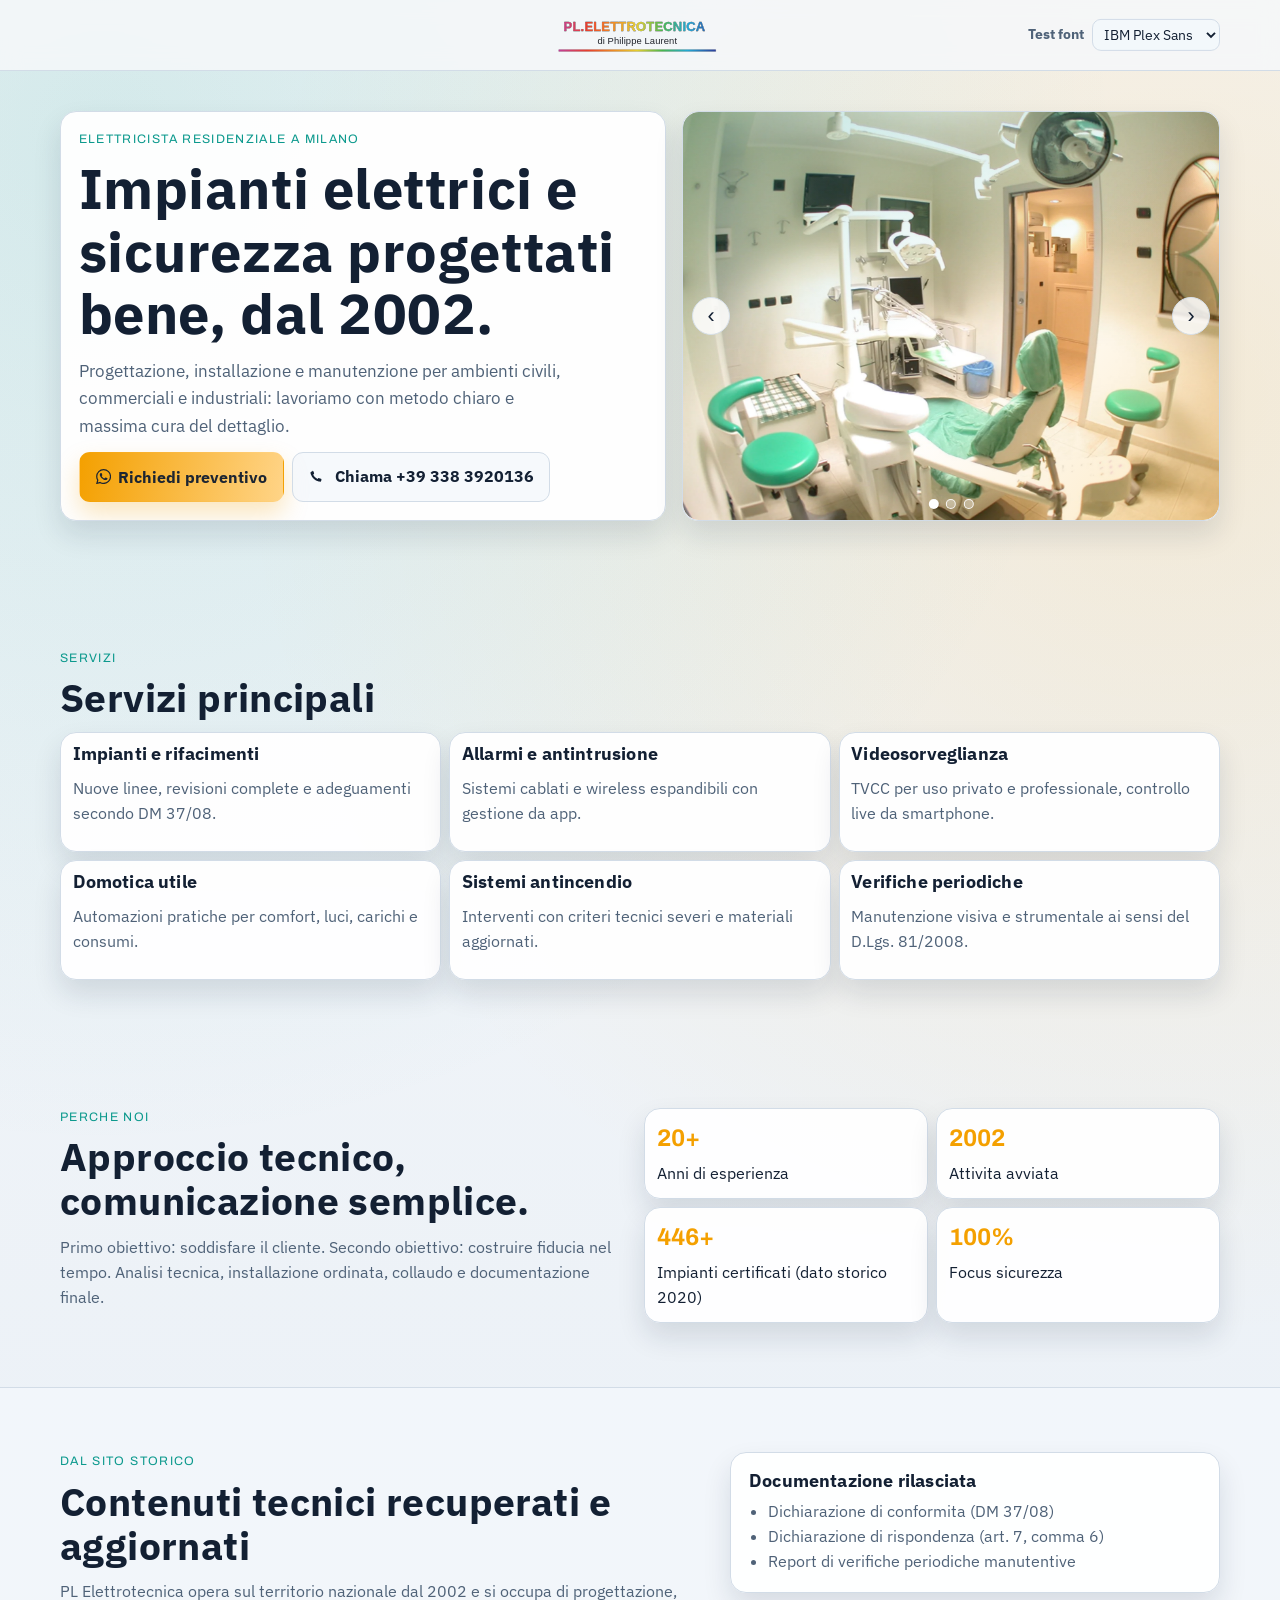
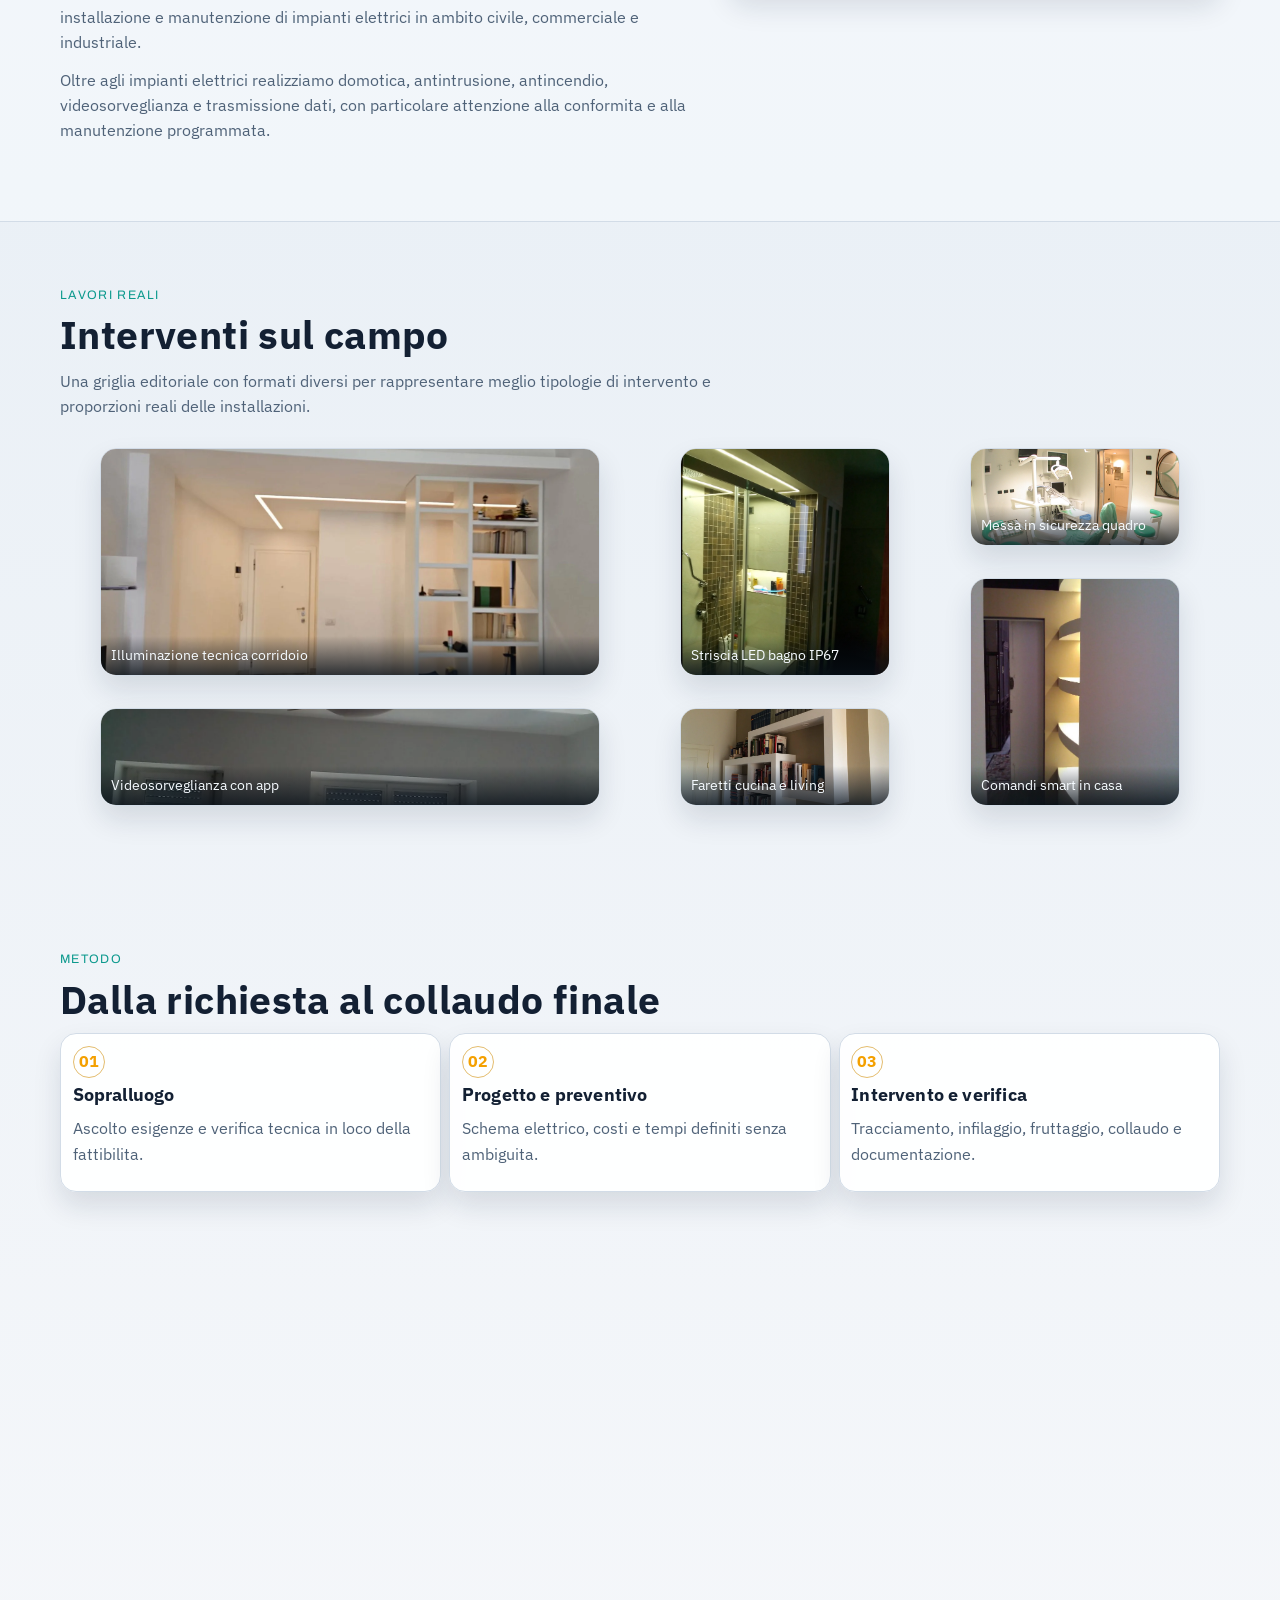
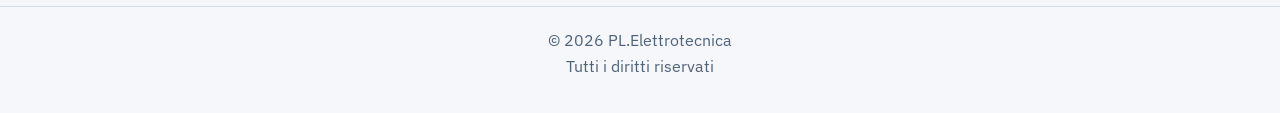
<file: index.html>
<!doctype html>
<html lang="it">
  <head>
    <meta charset="UTF-8" />
    <meta name="viewport" content="width=device-width, initial-scale=1.0" />
    <title>PL Elettrotecnica | Impianti Elettrici e Sicurezza dal 2002</title>
    <meta
      name="description"
      content="Impianti elettrici, domotica, antintrusione, antincendio e videosorveglianza. Dal 2002 installazione, manutenzione e verifiche periodiche su Milano e dintorni."
    />
    <meta property="og:title" content="PL Elettrotecnica | Impianti Elettrici e Sicurezza" />
    <meta
      property="og:description"
      content="Dal 2002 impianti elettrici e sistemi di sicurezza per casa, attivita e industria. Contattaci su WhatsApp, telefono o email."
    />
    <meta property="og:type" content="website" />
    <meta property="og:url" content="https://www.plelettrotecnica.it/" />
    <meta property="og:image" content="https://www.plelettrotecnica.it/assets/img/work-1.webp" />
    <meta name="theme-color" content="#0f1318" />
    <link rel="canonical" href="https://www.plelettrotecnica.it/" />
    <link rel="preconnect" href="https://fonts.googleapis.com" />
    <link rel="preconnect" href="https://fonts.gstatic.com" crossorigin />
    <link
      href="https://fonts.googleapis.com/css2?family=Archivo:wght@500;700;800&family=Barlow:wght@400;600;700&family=DM+Sans:wght@400;500;700&family=Figtree:wght@400;600;700;800&family=IBM+Plex+Sans:wght@400;500;700&family=Inter:wght@400;500;700&family=Kanit:wght@400;600;700&family=Lato:wght@400;700&family=Manrope:wght@400;600;700;800&family=Montserrat:wght@500;700&family=Mulish:wght@400;600;700&family=Nunito+Sans:wght@400;600;700;800&family=Outfit:wght@400;600;700&family=Poppins:wght@400;600;700&family=Space+Grotesk:wght@400;500;700&display=swap"
      rel="stylesheet"
    />
    <link rel="stylesheet" href="assets/css/style.css" />
    <script type="application/ld+json">
      {
        "@context": "https://schema.org",
        "@type": "LocalBusiness",
        "name": "PL Elettrotecnica",
        "url": "https://www.plelettrotecnica.it/",
        "telephone": "+39 338 3920136",
        "areaServed": "Milano e dintorni",
        "description": "Impianti elettrici civili, domotica e sistemi di sicurezza per abitazioni private.",
        "address": {
          "@type": "PostalAddress",
          "addressLocality": "Milano",
          "addressCountry": "IT"
        }
      }
    </script>
  </head>
  <body>
    <svg class="svg-defs" aria-hidden="true" focusable="false">
      <symbol id="ico-whatsapp" viewBox="0 0 16 16">
        <path
          d="M13.601 2.326A7.85 7.85 0 0 0 8.02.001a7.9 7.9 0 0 0-7.9 7.902 7.9 7.9 0 0 0 1.07 3.962L0 16l4.244-1.112a7.9 7.9 0 0 0 3.772.965h.003a7.9 7.9 0 0 0 7.9-7.902 7.84 7.84 0 0 0-2.318-5.625zM8.02 14.521a6.6 6.6 0 0 1-3.35-.92l-.24-.143-2.518.66.672-2.455-.156-.252a6.57 6.57 0 0 1-1.01-3.508 6.6 6.6 0 0 1 6.604-6.604 6.56 6.56 0 0 1 4.688 1.951 6.56 6.56 0 0 1 1.942 4.701 6.6 6.6 0 0 1-6.604 6.57zm3.619-4.934c-.197-.099-1.17-.578-1.353-.644-.182-.066-.315-.099-.446.1-.132.198-.512.643-.629.776-.116.132-.232.149-.43.05-.198-.1-.837-.308-1.594-.982-.588-.525-.985-1.173-1.1-1.371-.116-.198-.013-.305.086-.404.09-.09.198-.232.297-.347.099-.116.132-.198.198-.33.066-.133.033-.248-.017-.347-.05-.099-.446-1.076-.611-1.473-.161-.387-.325-.334-.446-.34-.116-.006-.248-.007-.38-.007s-.347.05-.529.248c-.182.199-.694.678-.694 1.654 0 .975.711 1.917.81 2.05.099.132 1.4 2.138 3.393 2.997.474.205.844.327 1.132.418.476.152.91.131 1.253.08.382-.057 1.17-.478 1.336-.94.165-.462.165-.858.116-.94-.05-.083-.182-.133-.38-.232z"
        />
      </symbol>
      <symbol id="ico-email" viewBox="0 0 24 24">
        <path
          d="M3 6.75a2.25 2.25 0 0 1 2.25-2.25h13.5A2.25 2.25 0 0 1 21 6.75v10.5a2.25 2.25 0 0 1-2.25 2.25H5.25A2.25 2.25 0 0 1 3 17.25V6.75zm2.08-.75 6.92 5.32L18.92 6H5.08zm13.42 1.21-6.04 4.64a.75.75 0 0 1-.92 0L5.5 7.21v10.04c0 .41.34.75.75.75h11.5c.41 0 .75-.34.75-.75V7.21z"
        />
      </symbol>
      <symbol id="ico-phone" viewBox="0 0 24 24">
        <path
          d="M7.01 2.75c.62-.15 1.24.18 1.47.77l1.1 2.84c.2.52.07 1.1-.33 1.49L8.17 8.93a14.9 14.9 0 0 0 6.9 6.9l1.08-1.08c.39-.4.97-.53 1.49-.33l2.84 1.1c.59.23.92.85.77 1.47l-.48 2.01c-.14.57-.64.98-1.23.99-.85.03-1.71-.06-2.55-.24A18.5 18.5 0 0 1 4.24 7.99 10.8 10.8 0 0 1 4 5.44c.01-.59.42-1.09.99-1.23l2.02-.46z"
        />
      </symbol>
    </svg>

    <a class="skip-link" href="#contenuto">Vai al contenuto principale</a>

    <header class="site-header" id="top">
      <div class="container nav-wrap">
        <a href="#top" class="logo" aria-label="PL Elettrotecnica home">
          <picture>
            <source srcset="assets/img/logo-dark.svg" media="(prefers-color-scheme: dark)" />
            <img src="assets/img/logo.svg" alt="PL Elettrotecnica" fetchpriority="high" />
          </picture>
        </a>
        <div class="font-tester appbar-font-tester">
          <label for="fontPicker">Test font</label>
          <select id="fontPicker" aria-label="Seleziona font per test">
            <option value="'Nunito Sans', 'Segoe UI', sans-serif">Nunito Sans</option>
            <option value="'Archivo', 'Segoe UI', sans-serif">Archivo</option>
            <option value="'Inter', 'Segoe UI', sans-serif">Inter</option>
            <option value="'Manrope', 'Segoe UI', sans-serif">Manrope</option>
            <option value="'DM Sans', 'Segoe UI', sans-serif">DM Sans</option>
            <option value="'Figtree', 'Segoe UI', sans-serif">Figtree</option>
            <option value="'IBM Plex Sans', 'Segoe UI', sans-serif" selected>IBM Plex Sans</option>
            <option value="'Poppins', 'Segoe UI', sans-serif">Poppins</option>
            <option value="'Montserrat', 'Segoe UI', sans-serif">Montserrat</option>
            <option value="'Mulish', 'Segoe UI', sans-serif">Mulish</option>
            <option value="'Outfit', 'Segoe UI', sans-serif">Outfit</option>
            <option value="'Space Grotesk', 'Segoe UI', sans-serif">Space Grotesk</option>
            <option value="'Kanit', 'Segoe UI', sans-serif">Kanit</option>
            <option value="'Lato', 'Segoe UI', sans-serif">Lato</option>
            <option value="'Barlow', 'Segoe UI', sans-serif">Barlow</option>
          </select>
        </div>
      </div>
    </header>

    <main id="contenuto">
      <section class="hero section">
        <div class="container hero-grid">
          <div class="hero-copy reveal">
            <p class="eyebrow">Elettricista residenziale a Milano</p>
            <h1>Impianti elettrici e sicurezza progettati bene, dal 2002.</h1>
            <p class="lead">
              Progettazione, installazione e manutenzione per ambienti civili, commerciali e industriali:
              lavoriamo con metodo chiaro e massima cura del dettaglio.
            </p>
            <div class="cta-row">
              <a
                class="btn btn-primary"
                href="https://wa.me/393383920136?text=Ciao%20PL%20Elettrotecnica%2C%20vorrei%20un%20preventivo."
                target="_blank"
                rel="noopener"
              >
                <svg class="icon-whatsapp" aria-hidden="true"><use href="#ico-whatsapp" /></svg>
                Richiedi preventivo
              </a>
              <a class="contact-link contact-link-box" href="tel:+393383920136">
                <svg class="icon-inline" aria-hidden="true"><use href="#ico-phone" /></svg>
                Chiama +39 338 3920136
              </a>
            </div>
          </div>

          <div class="hero-visual reveal">
            <div class="hero-carousel" aria-roledescription="carousel" aria-label="Lavori PL Elettrotecnica">
              <figure class="hero-slide is-active" data-slide>
                <img src="assets/img/work-3.webp" alt="Quadro elettrico in manutenzione" loading="eager" fetchpriority="high" />
              </figure>
              <figure class="hero-slide" data-slide>
                <img src="assets/img/work-1.webp" alt="Illuminazione tecnica in corridoio residenziale" loading="lazy" />
              </figure>
              <figure class="hero-slide" data-slide>
                <img src="assets/img/work-4.webp" alt="Sistema di videosorveglianza per villetta" loading="lazy" />
              </figure>
              <button class="carousel-control prev" type="button" data-carousel-prev aria-label="Foto precedente">‹</button>
              <button class="carousel-control next" type="button" data-carousel-next aria-label="Foto successiva">›</button>
              <div class="carousel-dots" aria-label="Seleziona foto">
                <button class="carousel-dot is-active" type="button" data-carousel-dot="0" aria-label="Vai alla foto 1" aria-current="true"></button>
                <button class="carousel-dot" type="button" data-carousel-dot="1" aria-label="Vai alla foto 2"></button>
                <button class="carousel-dot" type="button" data-carousel-dot="2" aria-label="Vai alla foto 3"></button>
              </div>
            </div>
          </div>
        </div>
      </section>

      <section class="section" id="servizi">
        <div class="container">
          <p class="eyebrow reveal">Servizi</p>
          <h2 class="reveal">Servizi principali</h2>
          <div class="services-grid">
            <article class="service-card reveal">
              <h3>Impianti e rifacimenti</h3>
              <p>Nuove linee, revisioni complete e adeguamenti secondo DM 37/08.</p>
            </article>
            <article class="service-card reveal">
              <h3>Allarmi e antintrusione</h3>
              <p>Sistemi cablati e wireless espandibili con gestione da app.</p>
            </article>
            <article class="service-card reveal">
              <h3>Videosorveglianza</h3>
              <p>TVCC per uso privato e professionale, controllo live da smartphone.</p>
            </article>
            <article class="service-card reveal">
              <h3>Domotica utile</h3>
              <p>Automazioni pratiche per comfort, luci, carichi e consumi.</p>
            </article>
            <article class="service-card reveal">
              <h3>Sistemi antincendio</h3>
              <p>Interventi con criteri tecnici severi e materiali aggiornati.</p>
            </article>
            <article class="service-card reveal">
              <h3>Verifiche periodiche</h3>
              <p>Manutenzione visiva e strumentale ai sensi del D.Lgs. 81/2008.</p>
            </article>
          </div>
        </div>
      </section>

      <section class="section" id="perche-noi">
        <div class="container trust-wrap">
          <div class="reveal">
            <p class="eyebrow">Perche noi</p>
            <h2>Approccio tecnico, comunicazione semplice.</h2>
            <p>
              Primo obiettivo: soddisfare il cliente. Secondo obiettivo: costruire fiducia nel tempo.
              Analisi tecnica, installazione ordinata, collaudo e documentazione finale.
            </p>
          </div>
          <div class="stats-grid">
            <div class="stat reveal"><strong>20+</strong><span>Anni di esperienza</span></div>
            <div class="stat reveal"><strong>2002</strong><span>Attivita avviata</span></div>
            <div class="stat reveal"><strong>446+</strong><span>Impianti certificati (dato storico 2020)</span></div>
            <div class="stat reveal"><strong>100%</strong><span>Focus sicurezza</span></div>
          </div>
        </div>
      </section>

      <section class="section section-alt" id="storia">
        <div class="container legacy-wrap">
          <div class="legacy-copy reveal">
            <p class="eyebrow">Dal sito storico</p>
            <h2>Contenuti tecnici recuperati e aggiornati</h2>
            <p>
              PL Elettrotecnica opera sul territorio nazionale dal 2002 e si occupa di progettazione,
              installazione e manutenzione di impianti elettrici in ambito civile, commerciale e industriale.
            </p>
            <p>
              Oltre agli impianti elettrici realizziamo domotica, antintrusione, antincendio, videosorveglianza
              e trasmissione dati, con particolare attenzione alla conformita e alla manutenzione programmata.
            </p>
          </div>
          <div class="legacy-list reveal">
            <h3>Documentazione rilasciata</h3>
            <ul>
              <li>Dichiarazione di conformita (DM 37/08)</li>
              <li>Dichiarazione di rispondenza (art. 7, comma 6)</li>
              <li>Report di verifiche periodiche manutentive</li>
            </ul>
          </div>
        </div>
      </section>

      <section class="section" id="lavori">
        <div class="container">
          <p class="eyebrow reveal">Lavori reali</p>
          <h2 class="reveal">Interventi sul campo</h2>
          <p class="section-intro reveal">
            Una griglia editoriale con formati diversi per rappresentare meglio tipologie di intervento e
            proporzioni reali delle installazioni.
          </p>
          <div class="work-grid work-grid-mosaic">
            <figure class="work-item work-slot-1 reveal">
              <img src="assets/img/work-1.webp" alt="Illuminazione tecnica corridoio" loading="lazy" />
              <figcaption>Illuminazione tecnica corridoio</figcaption>
            </figure>
            <figure class="work-item work-slot-2 reveal">
              <img src="assets/img/work-2.webp" alt="Striscia LED bagno" loading="lazy" />
              <figcaption>Striscia LED bagno IP67</figcaption>
            </figure>
            <figure class="work-item work-slot-3 reveal">
              <img src="assets/img/work-3.webp" alt="Messa in sicurezza quadro elettrico" loading="lazy" />
              <figcaption>Messa in sicurezza quadro</figcaption>
            </figure>
            <figure class="work-item work-slot-4 reveal">
              <img src="assets/img/work-4.webp" alt="Videosorveglianza villetta" loading="lazy" />
              <figcaption>Videosorveglianza con app</figcaption>
            </figure>
            <figure class="work-item work-slot-5 reveal">
              <img src="assets/img/work-5.webp" alt="Comandi smart in casa" loading="lazy" />
              <figcaption>Comandi smart in casa</figcaption>
            </figure>
            <figure class="work-item work-slot-6 reveal">
              <img src="assets/img/work-6.webp" alt="Faretti cucina e living" loading="lazy" />
              <figcaption>Faretti cucina e living</figcaption>
            </figure>
          </div>
        </div>
      </section>

      <section class="section" id="processo">
        <div class="container">
          <p class="eyebrow reveal">Metodo</p>
          <h2 class="reveal">Dalla richiesta al collaudo finale</h2>
          <div class="steps-grid">
            <article class="step reveal">
              <span>01</span>
              <h3>Sopralluogo</h3>
              <p>Ascolto esigenze e verifica tecnica in loco della fattibilita.</p>
            </article>
            <article class="step reveal">
              <span>02</span>
              <h3>Progetto e preventivo</h3>
              <p>Schema elettrico, costi e tempi definiti senza ambiguita.</p>
            </article>
            <article class="step reveal">
              <span>03</span>
              <h3>Intervento e verifica</h3>
              <p>Tracciamento, infilaggio, fruttaggio, collaudo e documentazione.</p>
            </article>
          </div>
        </div>
      </section>

      <section class="section contact-section" id="contatti">
        <div class="container contact-card reveal">
          <p class="eyebrow">Contatti</p>
          <h2>Parliamo del tuo impianto</h2>
          <p>WhatsApp, telefono o email: risposta rapida e concreta.</p>
          <div class="contact-actions">
            <a
              class="btn btn-primary"
              href="https://wa.me/393383920136?text=Ciao%20PL%20Elettrotecnica%2C%20vorrei%20un%20preventivo."
              target="_blank"
              rel="noopener"
            >
              <svg class="icon-whatsapp" aria-hidden="true"><use href="#ico-whatsapp" /></svg>
              WhatsApp
            </a>
            <a class="contact-link contact-link-box" href="tel:+393383920136">
              <svg class="icon-inline" aria-hidden="true"><use href="#ico-phone" /></svg>
              +39 338 3920136
            </a>
            <a class="btn btn-secondary" href="mailto:info@plelettrotecnica.it">
              <svg class="icon-inline" aria-hidden="true"><use href="#ico-email" /></svg>
              Scrivi
            </a>
          </div>
        </div>
      </section>
    </main>

    <footer class="site-footer">
      <div class="container footer-wrap">
        <p>© 2026 PL.Elettrotecnica<br />Tutti i diritti riservati</p>
      </div>
    </footer>

    <script src="assets/js/main.js" defer></script>
  </body>
</html>
</file>
<file: assets/css/style.css>
:root {
  --bg: #f5f7fa;
  --bg-alt: #eaf0f6;
  --surface: #ffffff;
  --surface-soft: #f4f8fc;
  --text: #132033;
  --muted: #4f6278;
  --line: #d2dce7;
  --accent: #f4a000;
  --accent-2: #0c998d;
  --shadow: 0 14px 28px rgba(17, 32, 54, 0.12);
  --radius: 16px;
}

@media (prefers-color-scheme: dark) {
  :root {
    --bg: #0c1219;
    --bg-alt: #0f1924;
    --surface: #121f2b;
    --surface-soft: #152534;
    --text: #e9f0f8;
    --muted: #a4b5c8;
    --line: #2a3b4e;
    --accent: #ffba3d;
    --accent-2: #47d3bf;
    --shadow: 0 16px 30px rgba(0, 0, 0, 0.34);
  }
}

* {
  box-sizing: border-box;
}

html,
body {
  margin: 0;
  padding: 0;
}

body {
  font-family: var(--font-ui, "Nunito Sans", "Segoe UI", sans-serif);
  color: var(--text);
  line-height: 1.58;
  background:
    radial-gradient(circle at 8% 4%, color-mix(in srgb, var(--accent-2) 14%, transparent), transparent 30%),
    radial-gradient(circle at 92% 12%, color-mix(in srgb, var(--accent) 14%, transparent), transparent 30%),
    linear-gradient(180deg, var(--bg), var(--bg-alt) 54%, var(--bg));
}

a {
  color: inherit;
  text-decoration: none;
}

img {
  max-width: 100%;
  display: block;
}

.svg-defs {
  position: absolute;
  width: 0;
  height: 0;
  overflow: hidden;
}

.container {
  width: min(1160px, 92vw);
  margin-inline: auto;
}

.skip-link {
  position: absolute;
  left: -9999px;
}

.skip-link:focus {
  left: 0.75rem;
  top: 0.75rem;
  z-index: 1000;
  background: #fff;
  color: #000;
  padding: 0.5rem 0.75rem;
}

.site-header {
  position: sticky;
  top: 0;
  z-index: 30;
  border-bottom: 1px solid var(--line);
  backdrop-filter: blur(10px);
  background: color-mix(in srgb, var(--bg) 88%, transparent);
}

.nav-wrap {
  position: relative;
  min-height: 70px;
  display: flex;
  align-items: center;
  justify-content: center;
  gap: 0.8rem;
}

.logo {
  display: inline-flex;
  align-items: center;
}

.logo img {
  height: 44px;
  width: auto;
  max-width: min(300px, 56vw);
}

.main-nav {
  display: flex;
  gap: 1.1rem;
  align-items: center;
}

.main-nav a {
  color: var(--muted);
  font-weight: 800;
  font-size: 0.96rem;
  transition: color 160ms ease;
}

.main-nav a:hover,
.main-nav a:focus-visible {
  color: var(--text);
}

.menu-toggle {
  display: none;
  border: 1px solid var(--line);
  border-radius: 10px;
  padding: 0.48rem 0.7rem;
  background: transparent;
  color: var(--text);
  font: inherit;
}

.section {
  padding: 4rem 0;
}

.section-alt {
  background: color-mix(in srgb, var(--surface-soft) 74%, transparent);
  border-block: 1px solid var(--line);
}

.hero {
  padding-top: 2.5rem;
}

.hero-grid {
  display: grid;
  grid-template-columns: 1.06fr 0.94fr;
  gap: 1rem;
  align-items: stretch;
}

.eyebrow {
  font-family: "Archivo", sans-serif;
  text-transform: uppercase;
  letter-spacing: 0.11em;
  color: var(--accent-2);
  font-size: 0.77rem;
  margin: 0 0 0.5rem;
}

h1,
h2,
h3 {
  font-family: var(--font-ui, "Archivo", "Segoe UI", sans-serif);
  line-height: 1.12;
  letter-spacing: 0.01em;
  margin: 0 0 0.74rem;
  color: var(--text);
}

h1 {
  font-size: clamp(2rem, 4.8vw, 3.5rem);
}

h2 {
  font-size: clamp(1.6rem, 3.5vw, 2.45rem);
}

h3 {
  font-size: 1.1rem;
}

p {
  margin: 0 0 0.8rem;
  color: var(--muted);
}

.lead {
  max-width: 50ch;
  font-size: 1.08rem;
}

.hero-copy,
.hero-visual,
.service-card,
.stat,
.work-item,
.step,
.faq-list,
.contact-card,
.legal-card,
.legacy-list {
  border: 1px solid var(--line);
  border-radius: var(--radius);
  background: color-mix(in srgb, var(--surface) 96%, transparent);
  box-shadow: var(--shadow);
}

.hero-copy,
.hero-visual,
.contact-card,
.legacy-list,
.legal-card {
  padding: 1.1rem;
}

.hero-copy {
  position: relative;
  overflow: hidden;
}

.hero-copy::before {
  content: none;
}

.cta-row,
.contact-actions {
  display: flex;
  flex-wrap: wrap;
  gap: 0.5rem;
  margin-top: 0.72rem;
}

.btn {
  display: inline-flex;
  align-items: center;
  justify-content: center;
  line-height: 1;
  padding: 0.8rem 1rem;
  border-radius: 11px;
  border: 1px solid transparent;
  font-weight: 800;
  transition: transform 150ms ease, box-shadow 150ms ease;
}

.btn:hover,
.btn:focus-visible {
  transform: translateY(-2px);
}

.btn-primary {
  color: #1c2532;
  background: linear-gradient(100deg, var(--accent), #ffd487);
  box-shadow: 0 12px 24px rgba(244, 160, 0, 0.25);
}

.btn-secondary {
  border-color: var(--line);
  color: var(--text);
  background: color-mix(in srgb, var(--surface-soft) 82%, transparent);
}

.font-tester {
  margin-top: 0.55rem;
  display: inline-flex;
  align-items: center;
  gap: 0.45rem;
}

.appbar-font-tester {
  margin-top: 0;
  position: absolute;
  right: 0;
  top: 50%;
  transform: translateY(-50%);
}

.font-tester label {
  margin: 0;
  color: var(--muted);
  font-size: 0.86rem;
  font-weight: 700;
}

.font-tester select {
  border: 1px solid var(--line);
  border-radius: 9px;
  padding: 0.32rem 0.48rem;
  background: color-mix(in srgb, var(--surface-soft) 86%, transparent);
  color: var(--text);
  font: inherit;
  font-size: 0.86rem;
}

.hero-visual {
  position: relative;
  min-height: 290px;
  padding: 0;
  overflow: hidden;
}

.hero-carousel {
  position: relative;
  height: 100%;
  min-height: 290px;
  overflow: hidden;
  border-radius: inherit;
}

.hero-slide {
  position: absolute;
  inset: 0;
  margin: 0;
  opacity: 0;
  visibility: hidden;
  transition: opacity 420ms ease;
}

.hero-slide:first-child,
.hero-slide.is-active {
  opacity: 1;
  visibility: visible;
}

.hero-slide img {
  width: 100%;
  height: 100%;
  min-height: 290px;
  object-fit: cover;
}

.hero-carousel::after {
  content: "";
  position: absolute;
  inset: 0;
  pointer-events: none;
  background:
    linear-gradient(160deg, color-mix(in srgb, var(--accent-2) 24%, transparent), transparent 50%),
    linear-gradient(310deg, color-mix(in srgb, var(--accent) 26%, transparent), transparent 44%);
}

.carousel-control {
  position: absolute;
  top: 50%;
  transform: translateY(-50%);
  z-index: 3;
  width: 38px;
  height: 38px;
  border: 1px solid color-mix(in srgb, var(--line) 86%, white);
  border-radius: 999px;
  background: color-mix(in srgb, var(--surface) 85%, transparent);
  color: var(--text);
  font-size: 1.35rem;
  line-height: 1;
  cursor: pointer;
}

.carousel-control.prev {
  left: 0.55rem;
}

.carousel-control.next {
  right: 0.55rem;
}

.carousel-control:hover,
.carousel-control:focus-visible {
  background: var(--surface);
}

.carousel-dots {
  position: absolute;
  left: 50%;
  bottom: 0.65rem;
  transform: translateX(-50%);
  z-index: 3;
  display: flex;
  gap: 0.45rem;
}

.carousel-dot {
  width: 10px;
  height: 10px;
  padding: 0;
  border-radius: 999px;
  border: 1px solid color-mix(in srgb, var(--surface) 90%, transparent);
  background: color-mix(in srgb, var(--surface) 30%, transparent);
  cursor: pointer;
}

.carousel-dot.is-active {
  background: var(--surface);
}

.services-grid,
.work-grid,
.steps-grid {
  margin-top: 0.72rem;
  display: grid;
  gap: 0.5rem;
}

.services-grid {
  grid-template-columns: repeat(3, minmax(0, 1fr));
}

.service-card,
.step,
.stat {
  padding: 0.72rem;
}

.trust-wrap {
  display: grid;
  grid-template-columns: 1fr 1fr;
  gap: 0.5rem;
}

.stats-grid {
  display: grid;
  grid-template-columns: 1fr 1fr;
  gap: 0.5rem;
}

.stat strong {
  display: block;
  color: var(--accent);
  font-family: "Archivo", sans-serif;
  font-size: 1.5rem;
  margin-bottom: 0.18rem;
}

.legacy-wrap {
  display: grid;
  grid-template-columns: 1.15fr 0.85fr;
  gap: 0.5rem;
  align-items: start;
}

.legacy-list h3 {
  margin-bottom: 0.5rem;
}

.legacy-list ul {
  margin: 0;
  padding-left: 1.2rem;
  color: var(--muted);
}

.section-intro {
  max-width: 72ch;
}

.work-grid-mosaic {
  grid-template-columns: repeat(4, minmax(0, 1fr));
  grid-template-rows: repeat(3, 130px);
  grid-template-areas:
    "w1 w1 w2 w3"
    "w1 w1 w2 w5"
    "w4 w4 w6 w5";
  gap: 0;
}

.work-item {
  overflow: hidden;
  position: relative;
  min-height: 0;
}

.work-item img {
  width: 100%;
  height: 100%;
  object-fit: cover;
  transition: transform 260ms ease;
}

.work-item:hover img,
.work-item:focus-within img {
  transform: scale(1.045);
}

.work-item figcaption {
  position: absolute;
  inset: auto 0 0 0;
  margin: 0;
  padding: 0.52rem 0.62rem;
  font-size: 0.87rem;
  color: #f6fbff;
  background: linear-gradient(180deg, transparent, rgba(8, 16, 24, 0.78));
}

.work-slot-1 { grid-area: w1; }
.work-slot-2 { grid-area: w2; }
.work-slot-3 { grid-area: w3; }
.work-slot-4 { grid-area: w4; }
.work-slot-5 { grid-area: w5; }
.work-slot-6 { grid-area: w6; }

.steps-grid {
  grid-template-columns: repeat(3, minmax(0, 1fr));
}

.step span {
  display: inline-flex;
  width: 2rem;
  height: 2rem;
  border-radius: 999px;
  align-items: center;
  justify-content: center;
  margin-bottom: 0.45rem;
  border: 1px solid color-mix(in srgb, var(--accent) 52%, var(--line));
  color: var(--accent);
  font-weight: 800;
}

.faq-list-plain {
  margin-top: 0.52rem;
}

.faq-list-plain details {
  border-bottom: 1px solid var(--line);
  padding: 0.5rem 0;
}

.faq-list-plain details:last-child {
  border-bottom: 0;
}

.faq-list-plain summary {
  cursor: pointer;
  font-weight: 700;
}

.contact-section {
  padding-top: 3.2rem;
}

.contact-card {
  background:
    linear-gradient(110deg, color-mix(in srgb, var(--accent) 16%, transparent), transparent 34%),
    linear-gradient(320deg, color-mix(in srgb, var(--accent-2) 14%, transparent), transparent 48%),
    color-mix(in srgb, var(--surface) 98%, transparent);
}

.contact-link {
  display: inline-flex;
  align-items: center;
  gap: 0.34rem;
  padding: 0.2rem 0.05rem;
  color: var(--muted);
  font-weight: 700;
}

.contact-link:hover,
.contact-link:focus-visible {
  color: var(--text);
  text-decoration: underline;
}

.contact-link-box {
  padding: 0.72rem 0.95rem;
  border: 1px solid var(--line);
  border-radius: 11px;
  background: color-mix(in srgb, var(--surface-soft) 82%, transparent);
  color: var(--text);
  text-decoration: none;
}

.contact-link-box:hover,
.contact-link-box:focus-visible {
  text-decoration: none;
  transform: translateY(-2px);
}

.icon-whatsapp,
.icon-inline {
  width: 0.95em;
  height: 0.95em;
  margin-right: 0.42rem;
  fill: currentColor;
  flex-shrink: 0;
}

.floating-whatsapp {
  position: fixed;
  right: 0.85rem;
  bottom: 0.85rem;
  z-index: 25;
  display: inline-flex;
  align-items: center;
  line-height: 1;
  padding: 0.66rem 0.88rem;
  border-radius: 999px;
  font-weight: 800;
  color: #08362f;
  background: linear-gradient(100deg, #6ff3df, #acffea);
  box-shadow: 0 12px 24px rgba(87, 255, 221, 0.28);
}

.site-footer {
  padding: 1.35rem 0;
  border-top: 1px solid var(--line);
  margin-top: 1.6rem;
}

.footer-wrap {
  display: flex;
  justify-content: center;
  align-items: center;
  flex-wrap: wrap;
  gap: 0.65rem;
  text-align: center;
}

.footer-wrap nav {
  display: flex;
  gap: 0.8rem;
}

.footer-wrap a {
  color: var(--muted);
}

.legal-main {
  min-height: calc(100vh - 200px);
}

.reveal {
  opacity: 0;
  transform: translateY(12px);
  transition: opacity 420ms ease, transform 420ms ease;
}

.reveal.is-visible {
  opacity: 1;
  transform: translateY(0);
}

@media (max-width: 980px) {
  .hero-grid,
  .trust-wrap,
  .legacy-wrap {
    grid-template-columns: 1fr;
  }

  .services-grid,
  .steps-grid {
    grid-template-columns: repeat(2, minmax(0, 1fr));
  }

  .work-grid-mosaic {
    grid-template-columns: repeat(2, minmax(0, 1fr));
    grid-template-rows: repeat(5, 140px);
    grid-template-areas:
      "w1 w1"
      "w2 w3"
      "w2 w5"
      "w4 w4"
      "w6 w5";
  }
}

@media (max-width: 740px) {
  .logo img {
    height: 38px;
  }

  .menu-toggle {
    display: inline-flex;
  }

  .appbar-font-tester label {
    display: none;
  }

  .appbar-font-tester {
    right: 0;
  }

  .main-nav {
    position: absolute;
    top: 66px;
    left: 0;
    right: 0;
    width: min(1120px, 92vw);
    margin-inline: auto;
    border: 1px solid var(--line);
    border-radius: 12px;
    flex-direction: column;
    align-items: flex-start;
    padding: 0.72rem;
    background: color-mix(in srgb, var(--bg) 95%, transparent);
    display: none;
  }

  .main-nav.is-open {
    display: flex;
  }

  .section {
    padding: 2.65rem 0;
  }

  .services-grid,
  .steps-grid,
  .stats-grid,
  .work-grid-mosaic {
    grid-template-columns: 1fr;
  }

  .work-grid-mosaic {
    grid-template-rows: none;
    grid-template-areas:
      "w1"
      "w2"
      "w3"
      "w4"
      "w5"
      "w6";
  }

  .work-item img {
    height: 220px;
  }

  .hero-visual,
  .hero-carousel,
  .hero-slide img {
    min-height: 230px;
  }

  .carousel-control {
    width: 34px;
    height: 34px;
    font-size: 1.2rem;
  }

  .floating-whatsapp {
    right: 0.6rem;
    bottom: 0.6rem;
  }
}

@media (prefers-reduced-motion: reduce) {
  * {
    animation-duration: 0.01ms !important;
    animation-iteration-count: 1 !important;
    transition-duration: 0.01ms !important;
    scroll-behavior: auto !important;
  }

  .reveal {
    opacity: 1;
    transform: none;
  }
}
</file>
